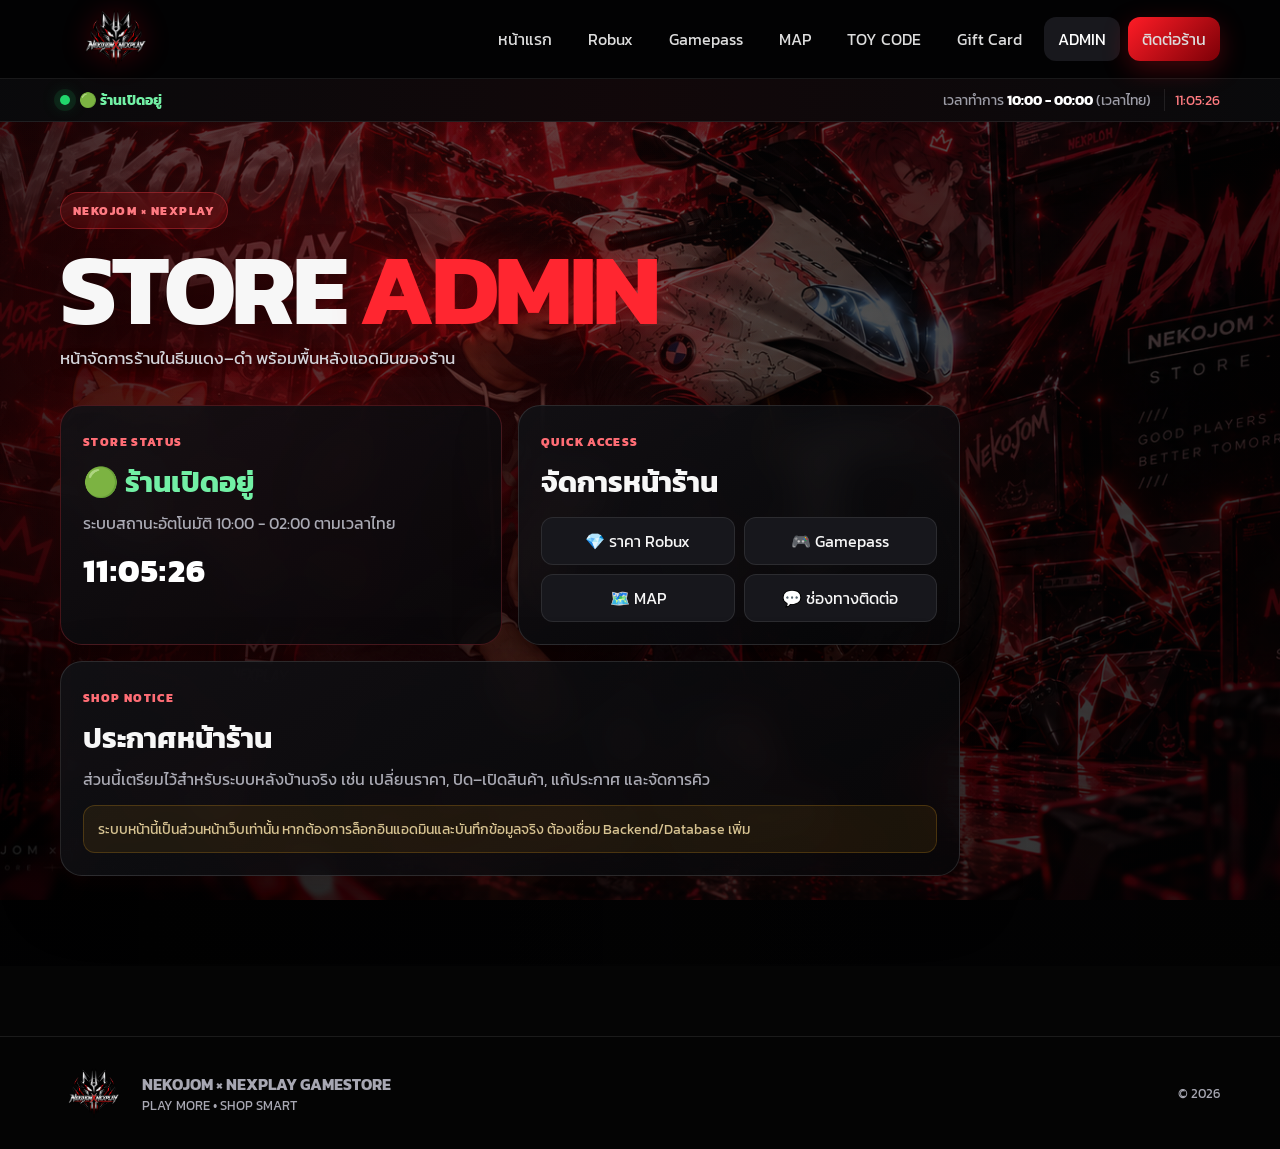
<file: admin.html>
<!doctype html>
<html lang="th">
<head>
<meta charset="utf-8">
<meta name="viewport" content="width=device-width,initial-scale=1">
<title>ADMIN | NEKOJOM x NEXPLAY</title>
<link rel="icon" href="favicon.ico">
<link rel="icon" type="image/png" sizes="32x32" href="assets/favicon-32x32.png">
<link rel="preconnect" href="https://fonts.googleapis.com">
<link rel="preconnect" href="https://fonts.gstatic.com" crossorigin>
<link href="https://fonts.googleapis.com/css2?family=Kanit:wght@300;400;500;600;700;800&display=swap" rel="stylesheet">
<link rel="stylesheet" href="style.css">
</head>
<body class="admin-page">

<header class="nav-wrap">
  <nav class="nav container">
    <a class="brand" href="index.html"><img src="assets/logo.png" alt="NEKOJOM x NEXPLAY"></a>
    <button class="menu-btn">☰</button>
    <div class="nav-links">
      <a href="index.html">หน้าแรก</a>
      <a href="robux.html">Robux</a>
      <a href="gamepass.html">Gamepass</a>
      <a href="maps.html">MAP</a>
      <a href="toycode.html">TOY CODE</a>
      <a href="giftcard.html">Gift Card</a>
      <a class="active" href="admin.html">ADMIN</a>
      <a class="nav-cta" href="contact.html">ติดต่อร้าน</a>
    </div>
  </nav>
</header>

<div class="store-status-bar">
  <div class="container store-status-inner">
    <div class="store-status-left">
      <span class="store-status-dot" id="storeStatusDot"></span>
      <strong id="storeStatusText">กำลังตรวจสอบสถานะร้าน...</strong>
    </div>
    <div class="store-status-time">
      เวลาทำการ <b>10:00 - 00:00</b> (เวลาไทย)
      <span class="store-clock" id="storeClock"></span>
    </div>
  </div>
</div>

<main class="admin-hero">
  <div class="admin-bg-overlay"></div>

  <section class="container admin-shell">
    <div class="admin-intro">
      <span class="admin-tag">NEKOJOM × NEXPLAY</span>
      <h1>STORE <span>ADMIN</span></h1>
      <p>หน้าจัดการร้านในธีมแดง–ดำ พร้อมพื้นหลังแอดมินของร้าน</p>
    </div>

    <div class="admin-dashboard">
      <article class="admin-panel admin-status-card">
        <span class="admin-panel-kicker">STORE STATUS</span>
        <h2 id="adminStatusTitle">กำลังตรวจสอบ...</h2>
        <p>ระบบสถานะอัตโนมัติ 10:00 - 02:00 ตามเวลาไทย</p>
        <div class="admin-time" id="adminThaiTime">--:--:--</div>
      </article>

      <article class="admin-panel">
        <span class="admin-panel-kicker">QUICK ACCESS</span>
        <h2>จัดการหน้าร้าน</h2>
        <div class="admin-actions">
          <a href="robux.html">💎 ราคา Robux</a>
          <a href="gamepass.html">🎮 Gamepass</a>
          <a href="maps.html">🗺️ MAP</a>
          <a href="contact.html">💬 ช่องทางติดต่อ</a>
        </div>
      </article>

      <article class="admin-panel admin-wide">
        <span class="admin-panel-kicker">SHOP NOTICE</span>
        <h2>ประกาศหน้าร้าน</h2>
        <p>ส่วนนี้เตรียมไว้สำหรับระบบหลังบ้านจริง เช่น เปลี่ยนราคา, ปิด–เปิดสินค้า, แก้ประกาศ และจัดการคิว</p>
        <div class="admin-warning">
          ระบบหน้านี้เป็นส่วนหน้าเว็บเท่านั้น หากต้องการล็อกอินแอดมินและบันทึกข้อมูลจริง ต้องเชื่อม Backend/Database เพิ่ม
        </div>
      </article>
    </div>
  </section>
</main>

<footer>
  <div class="container footer-inner">
    <img src="assets/logo.png" alt="">
    <div><b>NEKOJOM × NEXPLAY GAMESTORE</b><p>PLAY MORE • SHOP SMART</p></div>
    <span>© <span class="year"></span></span>
  </div>
</footer>

<script src="script.js"></script>
</body>
</html>
</file>
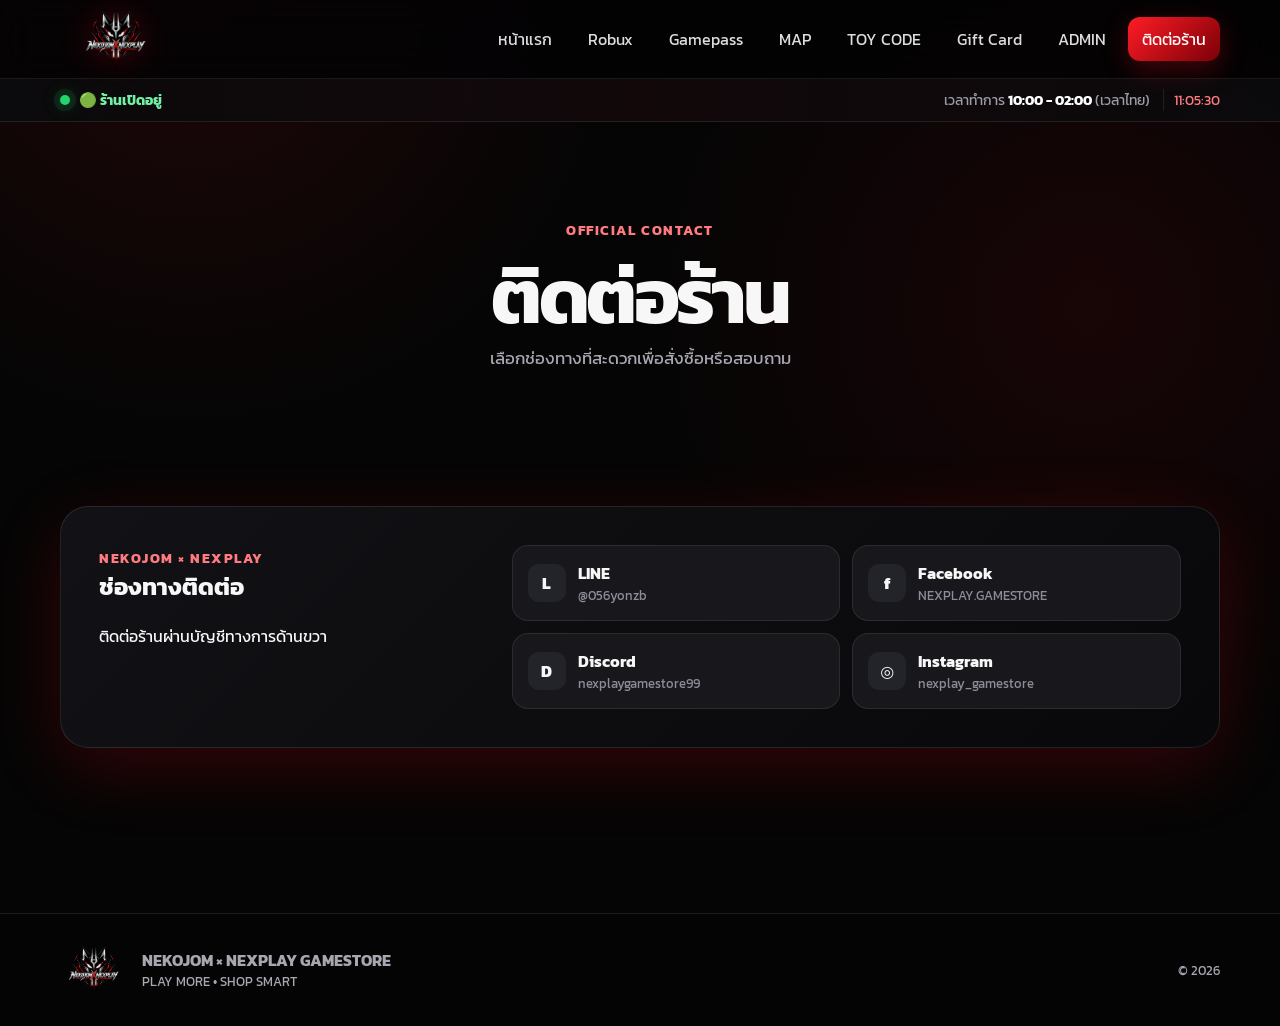
<file: contact.html>
<!doctype html><html lang="th"><head>
<meta charset="utf-8"><meta name="viewport" content="width=device-width,initial-scale=1">
<title>ติดต่อร้าน | NEKOJOM x NEXPLAY</title>
<link rel="icon" href="favicon.ico"><link rel="icon" type="image/png" sizes="32x32" href="assets/favicon-32x32.png">
<link rel="preconnect" href="https://fonts.googleapis.com"><link rel="preconnect" href="https://fonts.gstatic.com" crossorigin>
<link href="https://fonts.googleapis.com/css2?family=Kanit:wght@300;400;500;600;700;800&display=swap" rel="stylesheet">
<link rel="stylesheet" href="style.css"></head><body><header class="nav-wrap"><nav class="nav container">
<a class="brand" href="index.html"><img src="assets/logo.png" alt="NEKOJOM x NEXPLAY"></a>
<button class="menu-btn">☰</button><div class="nav-links"><a class="" href="index.html">หน้าแรก</a><a class="" href="robux.html">Robux</a><a class="" href="gamepass.html">Gamepass</a><a href="maps.html">MAP</a><a class="" href="toycode.html">TOY CODE</a><a class="" href="giftcard.html">Gift Card</a><a href="admin.html">ADMIN</a><a class="active nav-cta" href="contact.html">ติดต่อร้าน</a></div>
</nav></header>

<div class="store-status-bar">
  <div class="container store-status-inner">
    <div class="store-status-left">
      <span class="store-status-dot" id="storeStatusDot"></span>
      <strong id="storeStatusText">กำลังตรวจสอบสถานะร้าน...</strong>
    </div>
    <div class="store-status-time">
      เวลาทำการ <b>10:00 - 02:00</b> (เวลาไทย)
      <span class="store-clock" id="storeClock"></span>
    </div>
  </div>
</div>

<main><section class="page-head"><div class="container"><span class="kicker">OFFICIAL CONTACT</span><h1>ติดต่อร้าน</h1><p>เลือกช่องทางที่สะดวกเพื่อสั่งซื้อหรือสอบถาม</p></div></section>
<section class="section"><div class="container contact-panel"><div><span class="kicker">NEKOJOM × NEXPLAY</span><h2>ช่องทางติดต่อ</h2><p>ติดต่อร้านผ่านบัญชีทางการด้านขวา</p></div><div class="contact-grid">
<a class="contact-btn" href="https://line.me/ti/p/~056yonzb" target="_blank"><span class="icon">L</span><span><b>LINE</b><small>@056yonzb</small></span></a>
<a class="contact-btn" href="https://www.facebook.com/NEXPLAY.GAMESTORE" target="_blank"><span class="icon">f</span><span><b>Facebook</b><small>NEXPLAY.GAMESTORE</small></span></a>
<a class="contact-btn" href="https://discord.gg/nexplaygamestore99" target="_blank"><span class="icon">D</span><span><b>Discord</b><small>nexplaygamestore99</small></span></a>
<a class="contact-btn" href="https://www.instagram.com/nexplay_gamestore" target="_blank"><span class="icon">◎</span><span><b>Instagram</b><small>nexplay_gamestore</small></span></a>
</div></div></section></main><footer><div class="container footer-inner"><img src="assets/logo.png" alt=""><div><b>NEKOJOM × NEXPLAY GAMESTORE</b><p>PLAY MORE • SHOP SMART</p></div><span>© <span class="year"></span></span></div></footer><script src="script.js"></script></body></html>
</file>
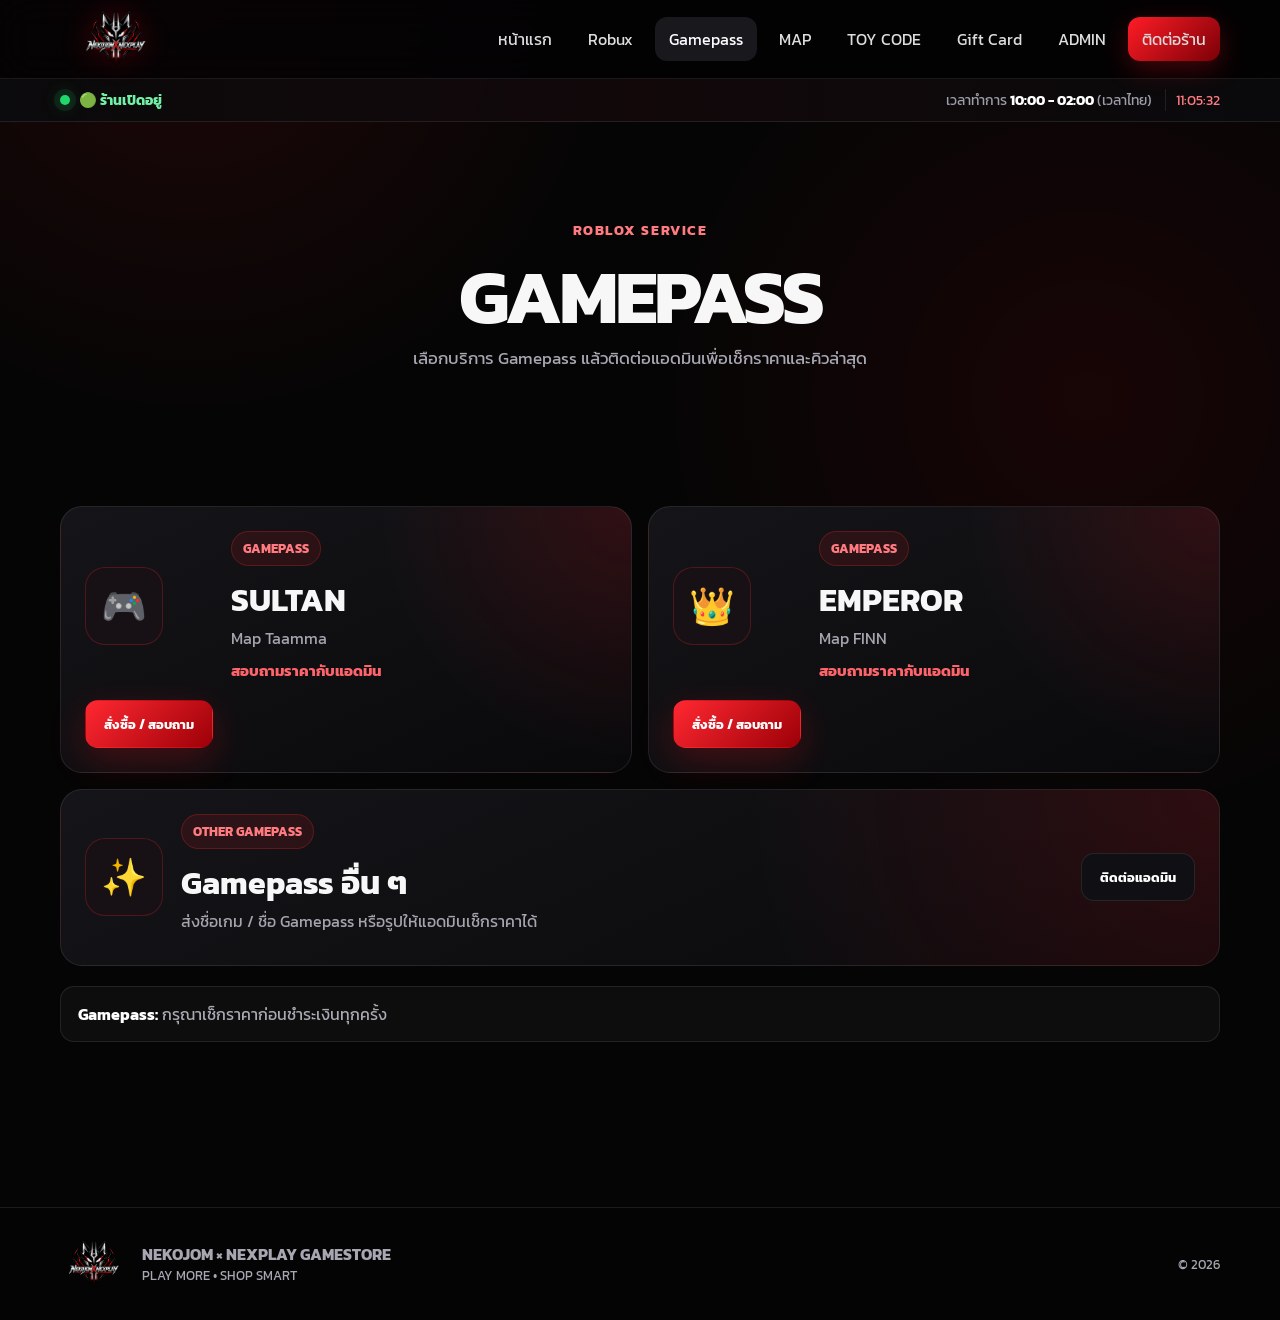
<file: gamepass.html>
<!doctype html><html lang="th"><head>
<meta charset="utf-8"><meta name="viewport" content="width=device-width,initial-scale=1">
<title>Gamepass | NEKOJOM x NEXPLAY</title>
<link rel="icon" href="favicon.ico"><link rel="icon" type="image/png" sizes="32x32" href="assets/favicon-32x32.png">
<link rel="preconnect" href="https://fonts.googleapis.com"><link rel="preconnect" href="https://fonts.gstatic.com" crossorigin>
<link href="https://fonts.googleapis.com/css2?family=Kanit:wght@300;400;500;600;700;800&display=swap" rel="stylesheet">
<link rel="stylesheet" href="style.css"></head><body><header class="nav-wrap"><nav class="nav container">
<a class="brand" href="index.html"><img src="assets/logo.png" alt="NEKOJOM x NEXPLAY"></a>
<button class="menu-btn">☰</button><div class="nav-links"><a class="" href="index.html">หน้าแรก</a><a class="" href="robux.html">Robux</a><a class="active" href="gamepass.html">Gamepass</a><a href="maps.html">MAP</a><a class="" href="toycode.html">TOY CODE</a><a class="" href="giftcard.html">Gift Card</a><a href="admin.html">ADMIN</a><a class="nav-cta" href="contact.html">ติดต่อร้าน</a></div>
</nav></header>

<div class="store-status-bar">
  <div class="container store-status-inner">
    <div class="store-status-left">
      <span class="store-status-dot" id="storeStatusDot"></span>
      <strong id="storeStatusText">กำลังตรวจสอบสถานะร้าน...</strong>
    </div>
    <div class="store-status-time">
      เวลาทำการ <b>10:00 - 02:00</b> (เวลาไทย)
      <span class="store-clock" id="storeClock"></span>
    </div>
  </div>
</div>

<main><section class="page-head"><div class="container"><span class="kicker">ROBLOX SERVICE</span><h1>GAMEPASS</h1><p>เลือกบริการ Gamepass แล้วติดต่อแอดมินเพื่อเช็กราคาและคิวล่าสุด</p></div></section>
<section class="section"><div class="container"><div class="gamepass-grid">
<article class="gamepass-card"><div class="gamepass-icon">🎮</div><div class="gamepass-content"><span class="badge">GAMEPASS</span><h3>SULTAN</h3><p>Map Taamma</p><strong>สอบถามราคากับแอดมิน</strong></div><button class="btn btn-primary" data-gamepass="SULTAN • Map Taamma">สั่งซื้อ / สอบถาม</button></article>
<article class="gamepass-card"><div class="gamepass-icon">👑</div><div class="gamepass-content"><span class="badge">GAMEPASS</span><h3>EMPEROR</h3><p>Map FINN</p><strong>สอบถามราคากับแอดมิน</strong></div><button class="btn btn-primary" data-gamepass="EMPEROR • Map FINN">สั่งซื้อ / สอบถาม</button></article>
<article class="gamepass-card gamepass-card-wide"><div class="gamepass-icon">✨</div><div class="gamepass-content"><span class="badge">OTHER GAMEPASS</span><h3>Gamepass อื่น ๆ</h3><p>ส่งชื่อเกม / ชื่อ Gamepass หรือรูปให้แอดมินเช็กราคาได้</p></div><button class="btn btn-ghost" data-gamepass="Gamepass อื่น ๆ">ติดต่อแอดมิน</button></article>
</div><div class="notice"><strong>Gamepass:</strong> กรุณาเช็กราคาก่อนชำระเงินทุกครั้ง</div></div></section></main>
<div class="order-modal" id="orderModal">
  <div class="order-modal-backdrop" data-close-modal></div>
  <div class="order-modal-card">
    <button class="order-modal-close" data-close-modal>×</button>
    <span class="kicker">เลือกช่องทางสั่งซื้อ</span>
    <h2 id="orderModalTitle">สั่งซื้อสินค้า</h2>
    <div class="selected-pack"><span id="selectedLabel">รายการที่เลือก</span><strong id="selectedPackText"></strong></div>
    <p class="modal-help">เลือกช่องทางที่สะดวกเพื่อทักแอดมิน</p>
    <div class="modal-contact-grid">
      <a class="modal-contact-btn" href="https://line.me/ti/p/~056yonzb" target="_blank"><span class="modal-icon">L</span><span><b>LINE</b><small>@056yonzb</small></span><em>เปิด</em></a>
      <a class="modal-contact-btn" href="https://www.facebook.com/NEXPLAY.GAMESTORE" target="_blank"><span class="modal-icon">f</span><span><b>Facebook</b><small>NEXPLAY.GAMESTORE</small></span><em>เปิด</em></a>
      <a class="modal-contact-btn" href="https://discord.gg/nexplaygamestore99" target="_blank"><span class="modal-icon">D</span><span><b>Discord</b><small>nexplaygamestore99</small></span><em>เปิด</em></a>
      <a class="modal-contact-btn" href="https://www.instagram.com/nexplay_gamestore" target="_blank"><span class="modal-icon">◎</span><span><b>Instagram</b><small>nexplay_gamestore</small></span><em>เปิด</em></a>
    </div>
  </div>
</div>
<footer><div class="container footer-inner"><img src="assets/logo.png" alt=""><div><b>NEKOJOM × NEXPLAY GAMESTORE</b><p>PLAY MORE • SHOP SMART</p></div><span>© <span class="year"></span></span></div></footer><script src="script.js"></script></body></html>
</file>
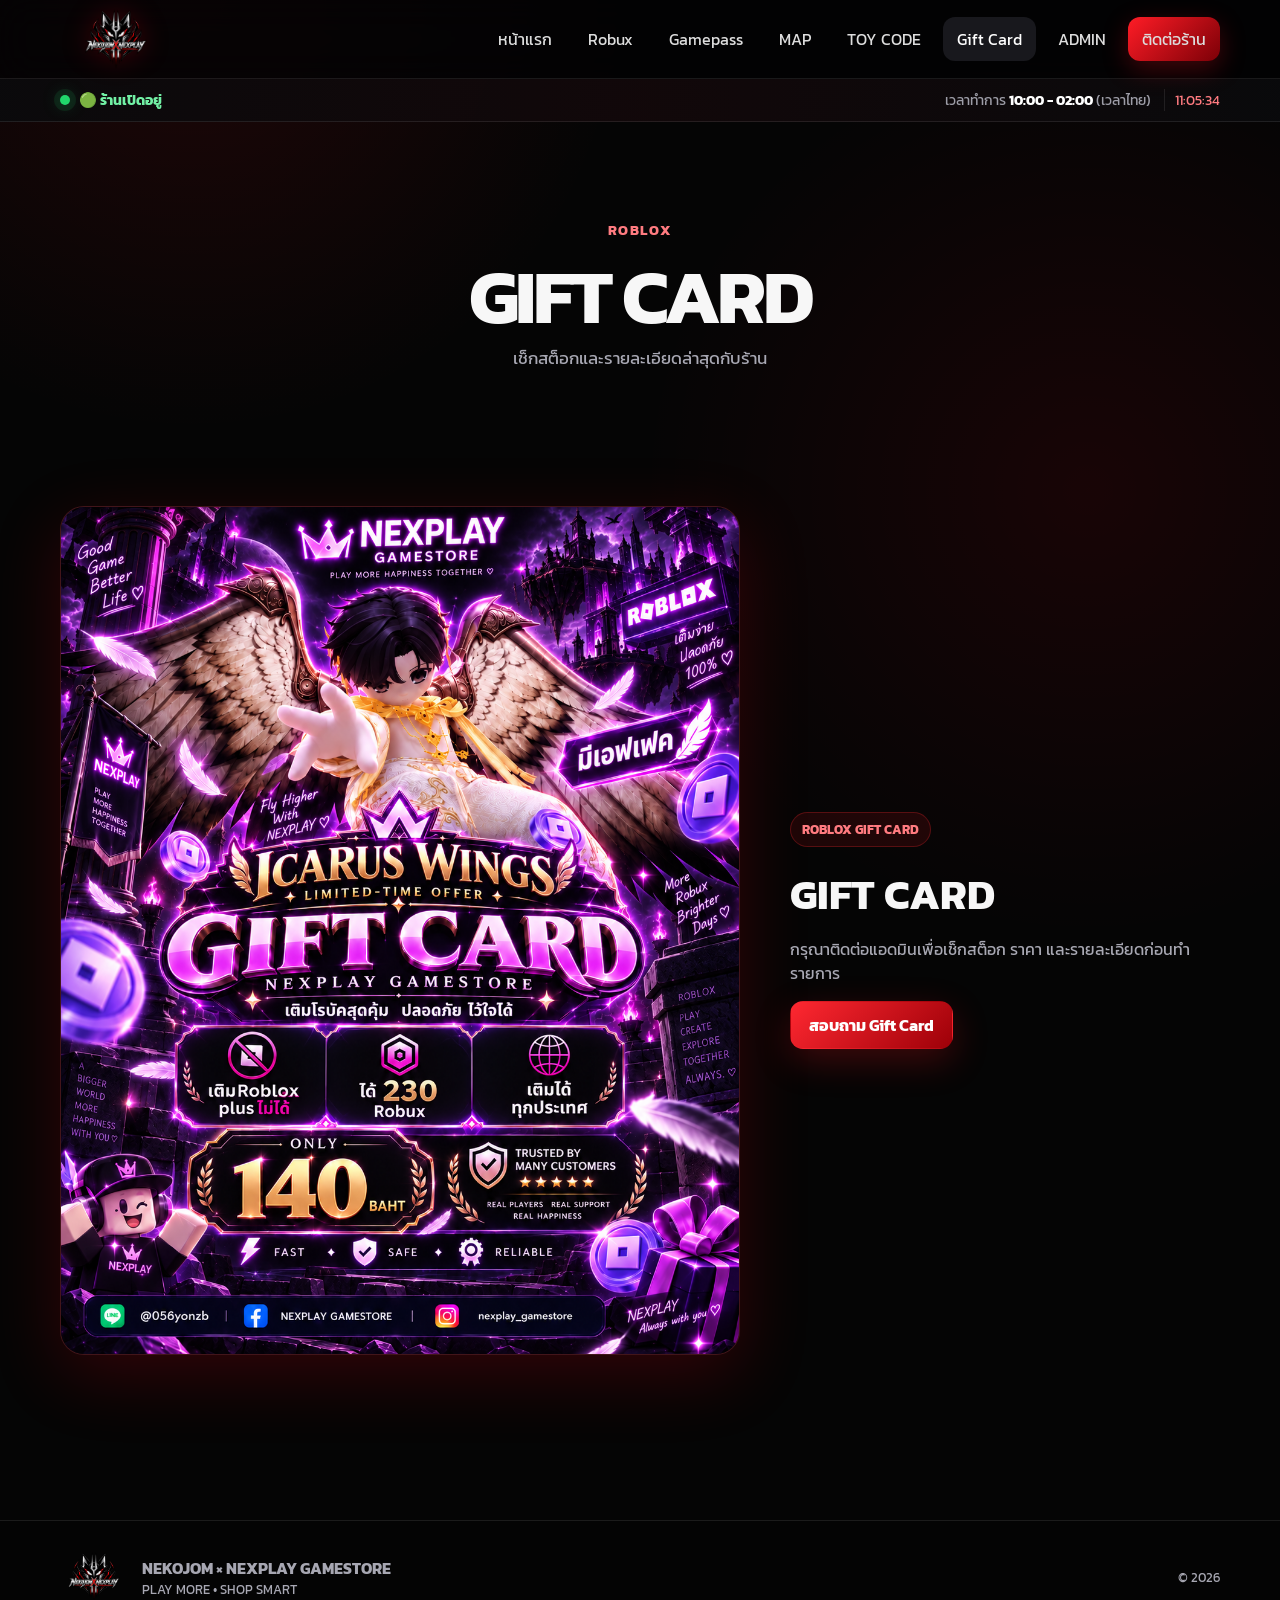
<file: giftcard.html>
<!doctype html><html lang="th"><head>
<meta charset="utf-8"><meta name="viewport" content="width=device-width,initial-scale=1">
<title>Gift Card | NEKOJOM x NEXPLAY</title>
<link rel="icon" href="favicon.ico"><link rel="icon" type="image/png" sizes="32x32" href="assets/favicon-32x32.png">
<link rel="preconnect" href="https://fonts.googleapis.com"><link rel="preconnect" href="https://fonts.gstatic.com" crossorigin>
<link href="https://fonts.googleapis.com/css2?family=Kanit:wght@300;400;500;600;700;800&display=swap" rel="stylesheet">
<link rel="stylesheet" href="style.css"></head><body><header class="nav-wrap"><nav class="nav container">
<a class="brand" href="index.html"><img src="assets/logo.png" alt="NEKOJOM x NEXPLAY"></a>
<button class="menu-btn">☰</button><div class="nav-links"><a class="" href="index.html">หน้าแรก</a><a class="" href="robux.html">Robux</a><a class="" href="gamepass.html">Gamepass</a><a href="maps.html">MAP</a><a class="" href="toycode.html">TOY CODE</a><a class="active" href="giftcard.html">Gift Card</a><a href="admin.html">ADMIN</a><a class="nav-cta" href="contact.html">ติดต่อร้าน</a></div>
</nav></header>

<div class="store-status-bar">
  <div class="container store-status-inner">
    <div class="store-status-left">
      <span class="store-status-dot" id="storeStatusDot"></span>
      <strong id="storeStatusText">กำลังตรวจสอบสถานะร้าน...</strong>
    </div>
    <div class="store-status-time">
      เวลาทำการ <b>10:00 - 02:00</b> (เวลาไทย)
      <span class="store-clock" id="storeClock"></span>
    </div>
  </div>
</div>

<main><section class="page-head"><div class="container"><span class="kicker">ROBLOX</span><h1>GIFT CARD</h1><p>เช็กสต็อกและรายละเอียดล่าสุดกับร้าน</p></div></section>
<section class="section"><div class="container"><div class="showcase-grid"><div class="showcase-image"><img src="assets/gift-card.png" alt="Gift Card"></div><div class="showcase-info"><span class="badge">ROBLOX GIFT CARD</span><h2>GIFT CARD</h2><p>กรุณาติดต่อแอดมินเพื่อเช็กสต็อก ราคา และรายละเอียดก่อนทำรายการ</p><a class="btn btn-primary" href="contact.html">สอบถาม Gift Card</a></div></div></div></section></main><footer><div class="container footer-inner"><img src="assets/logo.png" alt=""><div><b>NEKOJOM × NEXPLAY GAMESTORE</b><p>PLAY MORE • SHOP SMART</p></div><span>© <span class="year"></span></span></div></footer><script src="script.js"></script></body></html>
</file>
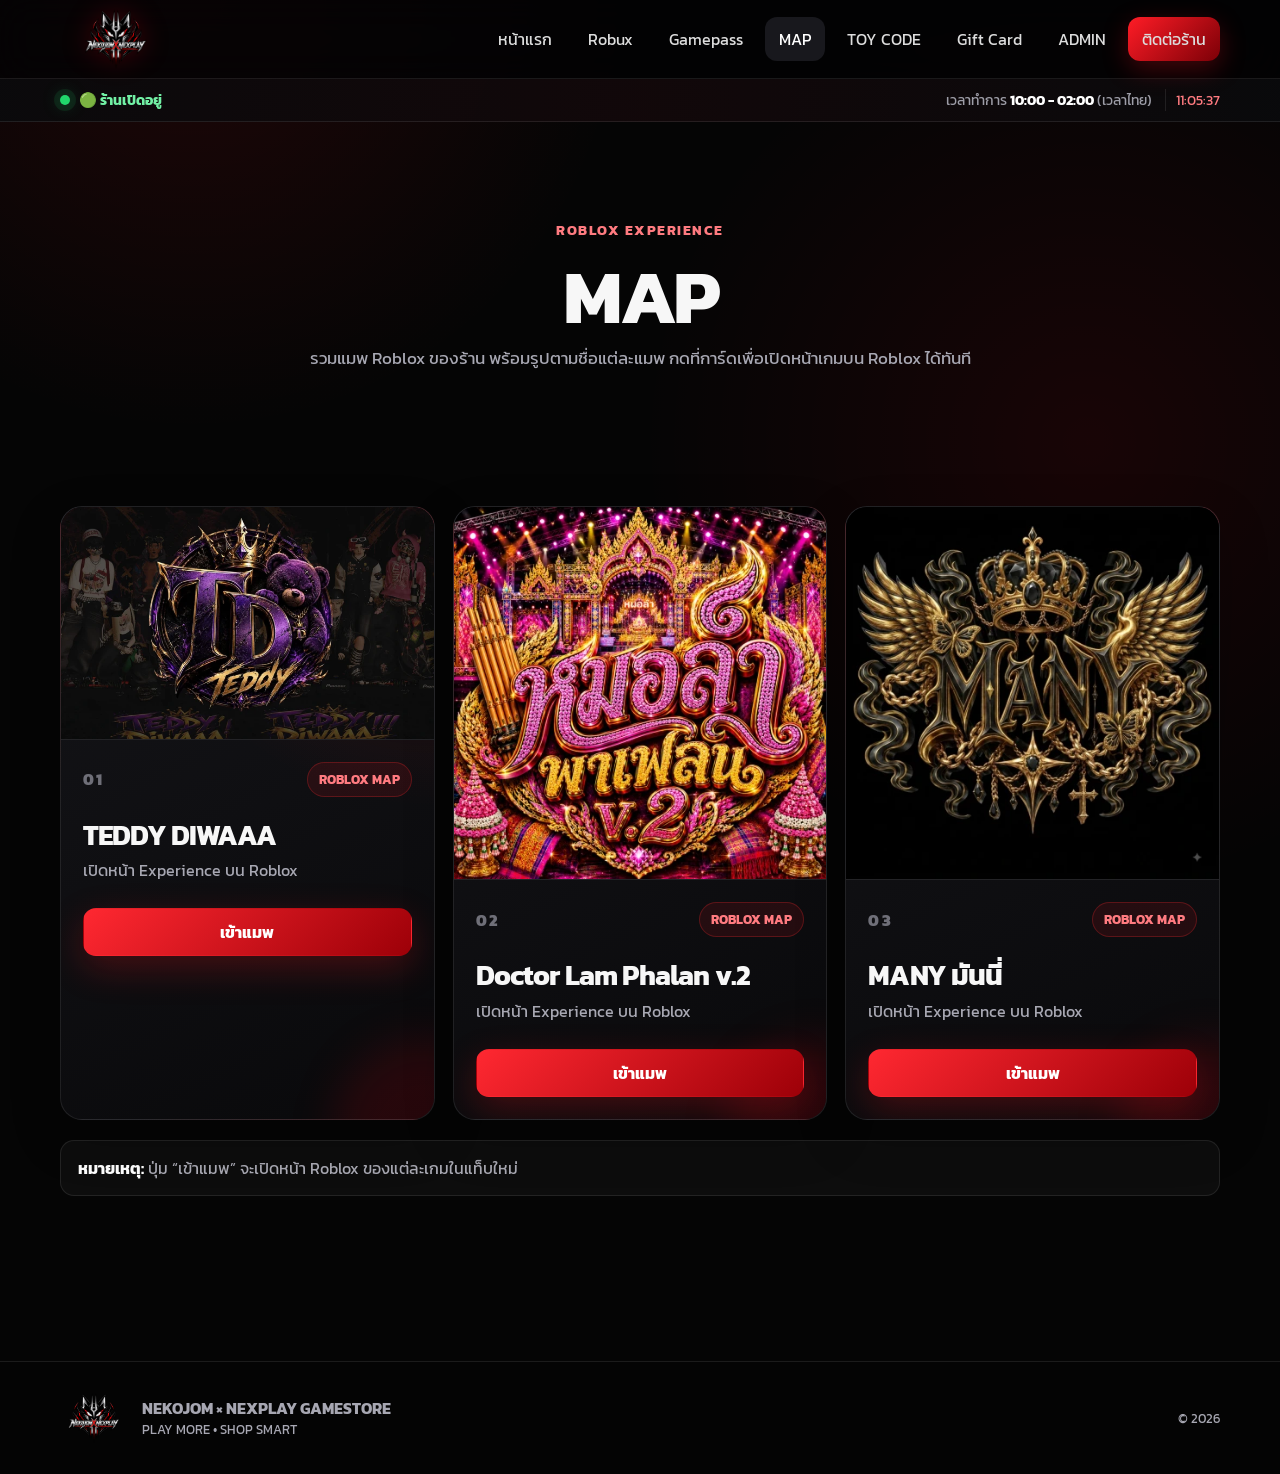
<file: maps.html>
<!doctype html><html lang="th"><head>
<meta charset="utf-8"><meta name="viewport" content="width=device-width,initial-scale=1">
<title>MAP | NEKOJOM x NEXPLAY</title>
<link rel="icon" href="favicon.ico"><link rel="icon" type="image/png" sizes="32x32" href="assets/favicon-32x32.png">
<link rel="preconnect" href="https://fonts.googleapis.com"><link rel="preconnect" href="https://fonts.gstatic.com" crossorigin>
<link href="https://fonts.googleapis.com/css2?family=Kanit:wght@300;400;500;600;700;800&display=swap" rel="stylesheet">
<link rel="stylesheet" href="style.css"></head><body>
<header class="nav-wrap"><nav class="nav container">
<a class="brand" href="index.html"><img src="assets/logo.png" alt="NEKOJOM x NEXPLAY"></a>
<button class="menu-btn">☰</button>
<div class="nav-links">
<a href="index.html">หน้าแรก</a>
<a href="robux.html">Robux</a>
<a href="gamepass.html">Gamepass</a>
<a class="active" href="maps.html">MAP</a>
<a href="toycode.html">TOY CODE</a>
<a href="giftcard.html">Gift Card</a>
<a href="admin.html">ADMIN</a><a class="nav-cta" href="contact.html">ติดต่อร้าน</a>
</div></nav></header>

<div class="store-status-bar">
  <div class="container store-status-inner">
    <div class="store-status-left">
      <span class="store-status-dot" id="storeStatusDot"></span>
      <strong id="storeStatusText">กำลังตรวจสอบสถานะร้าน...</strong>
    </div>
    <div class="store-status-time">
      เวลาทำการ <b>10:00 - 02:00</b> (เวลาไทย)
      <span class="store-clock" id="storeClock"></span>
    </div>
  </div>
</div>


<main>
<section class="page-head">
  <div class="container">
    <span class="kicker">ROBLOX EXPERIENCE</span>
    <h1>MAP</h1>
    <p>รวมแมพ Roblox ของร้าน พร้อมรูปตามชื่อแต่ละแมพ กดที่การ์ดเพื่อเปิดหน้าเกมบน Roblox ได้ทันที</p>
  </div>
</section>

<section class="section">
  <div class="container">
    <div class="map-grid">

      <article class="map-card">
        <div class="map-thumb">
          <img src="assets/map-teddy-diwaaa.png" alt="TEDDY DIWAAA">
        </div>
        <div class="map-card-body">
          <div class="map-card-top">
            <div class="map-number">01</div>
            <span class="badge">ROBLOX MAP</span>
          </div>
          <h2>TEDDY DIWAAA</h2>
          <p>เปิดหน้า Experience บน Roblox</p>
          <a class="btn btn-primary map-open-btn"
             href="https://www.roblox.com/games/139188876356893/TEDDY-DIWAAA?shareLinkSourceType=ExperienceDetails"
             target="_blank" rel="noopener">
             เข้าแมพ
          </a>
        </div>
      </article>

      <article class="map-card">
        <div class="map-thumb">
          <img src="assets/map-doctor-lam-phalan-v2.png" alt="Doctor Lam Phalan v.2">
        </div>
        <div class="map-card-body">
          <div class="map-card-top">
            <div class="map-number">02</div>
            <span class="badge">ROBLOX MAP</span>
          </div>
          <h2>Doctor Lam Phalan v.2</h2>
          <p>เปิดหน้า Experience บน Roblox</p>
          <a class="btn btn-primary map-open-btn"
             href="https://www.roblox.com/games/116667271006078/v-2"
             target="_blank" rel="noopener">
             เข้าแมพ
          </a>
        </div>
      </article>

      <article class="map-card">
        <div class="map-thumb">
          <img src="assets/map-many.png" alt="MANY มันนี่">
        </div>
        <div class="map-card-body">
          <div class="map-card-top">
            <div class="map-number">03</div>
            <span class="badge">ROBLOX MAP</span>
          </div>
          <h2>MANY มันนี่</h2>
          <p>เปิดหน้า Experience บน Roblox</p>
          <a class="btn btn-primary map-open-btn"
             href="https://www.roblox.com/games/127667519693885/MANY"
             target="_blank" rel="noopener">
             เข้าแมพ
          </a>
        </div>
      </article>

    </div>

    <div class="notice">
      <strong>หมายเหตุ:</strong> ปุ่ม “เข้าแมพ” จะเปิดหน้า Roblox ของแต่ละเกมในแท็บใหม่
    </div>
  </div>
</section>
</main>

<footer><div class="container footer-inner">
<img src="assets/logo.png" alt="">
<div><b>NEKOJOM × NEXPLAY GAMESTORE</b><p>PLAY MORE • SHOP SMART</p></div>
<span>© <span class="year"></span></span>
</div></footer>
<script src="script.js"></script>
</body></html>
</file>
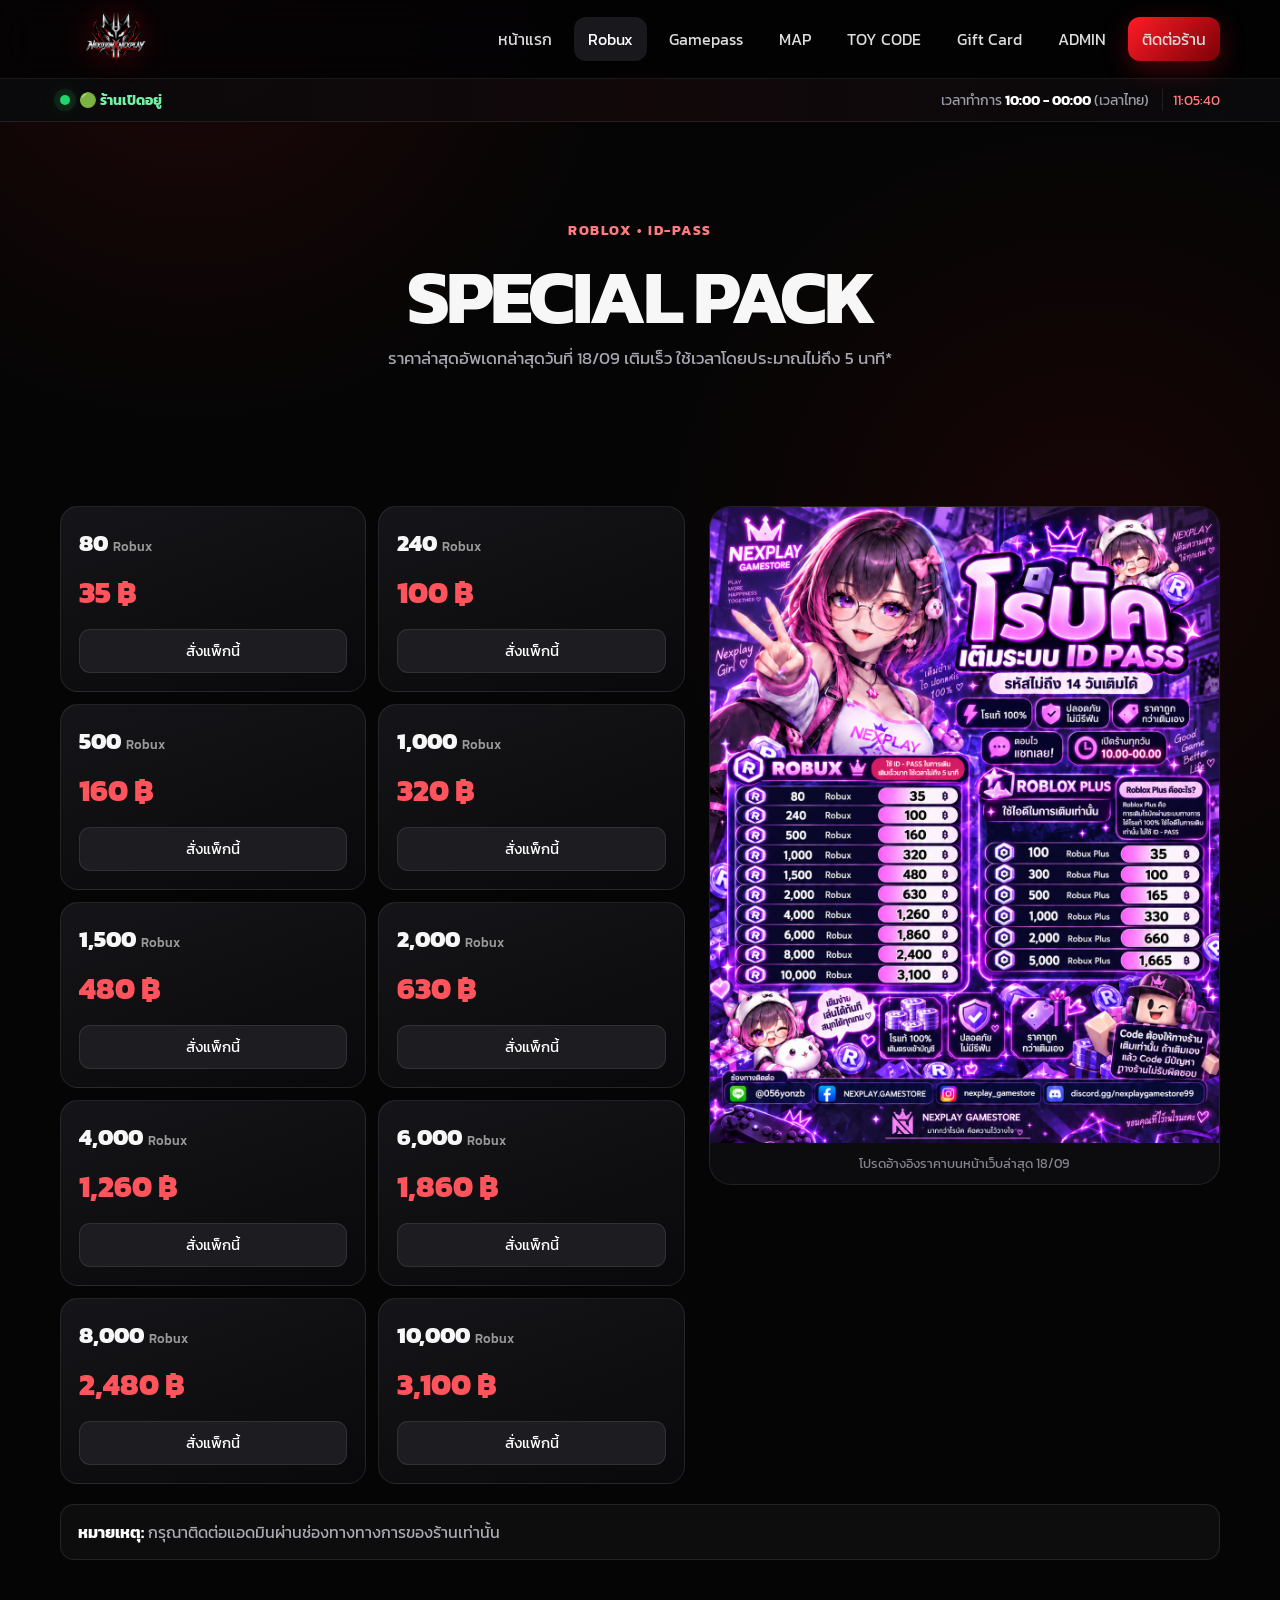
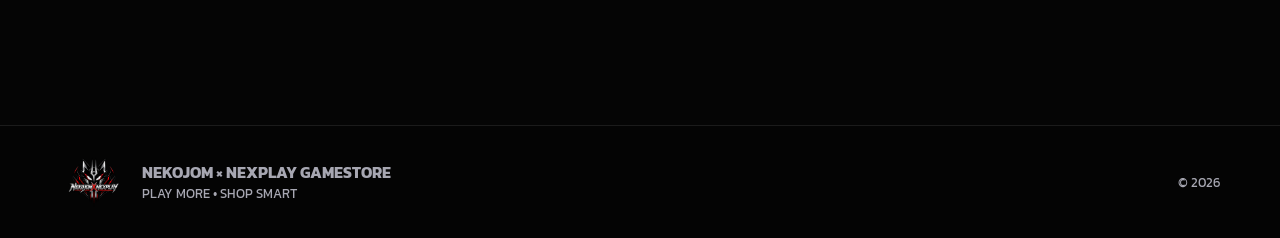
<file: robux.html>
<!doctype html><html lang="th"><head>
<meta charset="utf-8"><meta name="viewport" content="width=device-width,initial-scale=1">
<title>Robux | NEKOJOM x NEXPLAY</title>
<link rel="icon" href="favicon.ico"><link rel="icon" type="image/png" sizes="32x32" href="assets/favicon-32x32.png">
<link rel="preconnect" href="https://fonts.googleapis.com"><link rel="preconnect" href="https://fonts.gstatic.com" crossorigin>
<link href="https://fonts.googleapis.com/css2?family=Kanit:wght@300;400;500;600;700;800&display=swap" rel="stylesheet">
<link rel="stylesheet" href="style.css"></head><body><header class="nav-wrap"><nav class="nav container">
<a class="brand" href="index.html"><img src="assets/logo.png" alt="NEKOJOM x NEXPLAY"></a>
<button class="menu-btn">☰</button><div class="nav-links"><a class="" href="index.html">หน้าแรก</a><a class="active" href="robux.html">Robux</a><a class="" href="gamepass.html">Gamepass</a><a href="maps.html">MAP</a><a class="" href="toycode.html">TOY CODE</a><a class="" href="giftcard.html">Gift Card</a><a href="admin.html">ADMIN</a><a class="nav-cta" href="contact.html">ติดต่อร้าน</a></div>
</nav></header>

<div class="store-status-bar">
  <div class="container store-status-inner">
    <div class="store-status-left">
      <span class="store-status-dot" id="storeStatusDot"></span>
      <strong id="storeStatusText">กำลังตรวจสอบสถานะร้าน...</strong>
    </div>
    <div class="store-status-time">
      เวลาทำการ <b>10:00 - 00:00</b> (เวลาไทย)
      <span class="store-clock" id="storeClock"></span>
    </div>
  </div>
</div>

<main><section class="page-head"><div class="container"><span class="kicker">ROBLOX • ID-PASS</span><h1>SPECIAL PACK</h1><p>ราคาล่าสุดอัพเดทล่าสุดวันที่ 18/09 เติมเร็ว ใช้เวลาโดยประมาณไม่ถึง 5 นาที*</p></div></section>
<section class="section"><div class="container"><div class="price-layout"><div id="priceCards" class="price-cards"></div><aside class="promo-poster"><img src="assets/robux-price.png" alt="ราคา Robux"><div class="poster-note">โปรดอ้างอิงราคาบนหน้าเว็บล่าสุด 18/09</div></aside></div>
<div class="notice"><strong>หมายเหตุ:</strong> กรุณาติดต่อแอดมินผ่านช่องทางทางการของร้านเท่านั้น</div></div></section></main>
<div class="order-modal" id="orderModal">
  <div class="order-modal-backdrop" data-close-modal></div>
  <div class="order-modal-card">
    <button class="order-modal-close" data-close-modal>×</button>
    <span class="kicker">เลือกช่องทางสั่งซื้อ</span>
    <h2 id="orderModalTitle">สั่งซื้อสินค้า</h2>
    <div class="selected-pack"><span id="selectedLabel">รายการที่เลือก</span><strong id="selectedPackText"></strong></div>
    <p class="modal-help">เลือกช่องทางที่สะดวกเพื่อทักแอดมิน</p>
    <div class="modal-contact-grid">
      <a class="modal-contact-btn" href="https://line.me/ti/p/~056yonzb" target="_blank"><span class="modal-icon">L</span><span><b>LINE</b><small>@056yonzb</small></span><em>เปิด</em></a>
      <a class="modal-contact-btn" href="https://www.facebook.com/NEXPLAY.GAMESTORE" target="_blank"><span class="modal-icon">f</span><span><b>Facebook</b><small>NEXPLAY.GAMESTORE</small></span><em>เปิด</em></a>
      <a class="modal-contact-btn" href="https://discord.gg/nexplaygamestore99" target="_blank"><span class="modal-icon">D</span><span><b>Discord</b><small>nexplaygamestore99</small></span><em>เปิด</em></a>
      <a class="modal-contact-btn" href="https://www.instagram.com/nexplay_gamestore" target="_blank"><span class="modal-icon">◎</span><span><b>Instagram</b><small>nexplay_gamestore</small></span><em>เปิด</em></a>
    </div>
  </div>
</div>
<footer><div class="container footer-inner"><img src="assets/logo.png" alt=""><div><b>NEKOJOM × NEXPLAY GAMESTORE</b><p>PLAY MORE • SHOP SMART</p></div><span>© <span class="year"></span></span></div></footer><script src="script.js"></script></body></html>
</file>
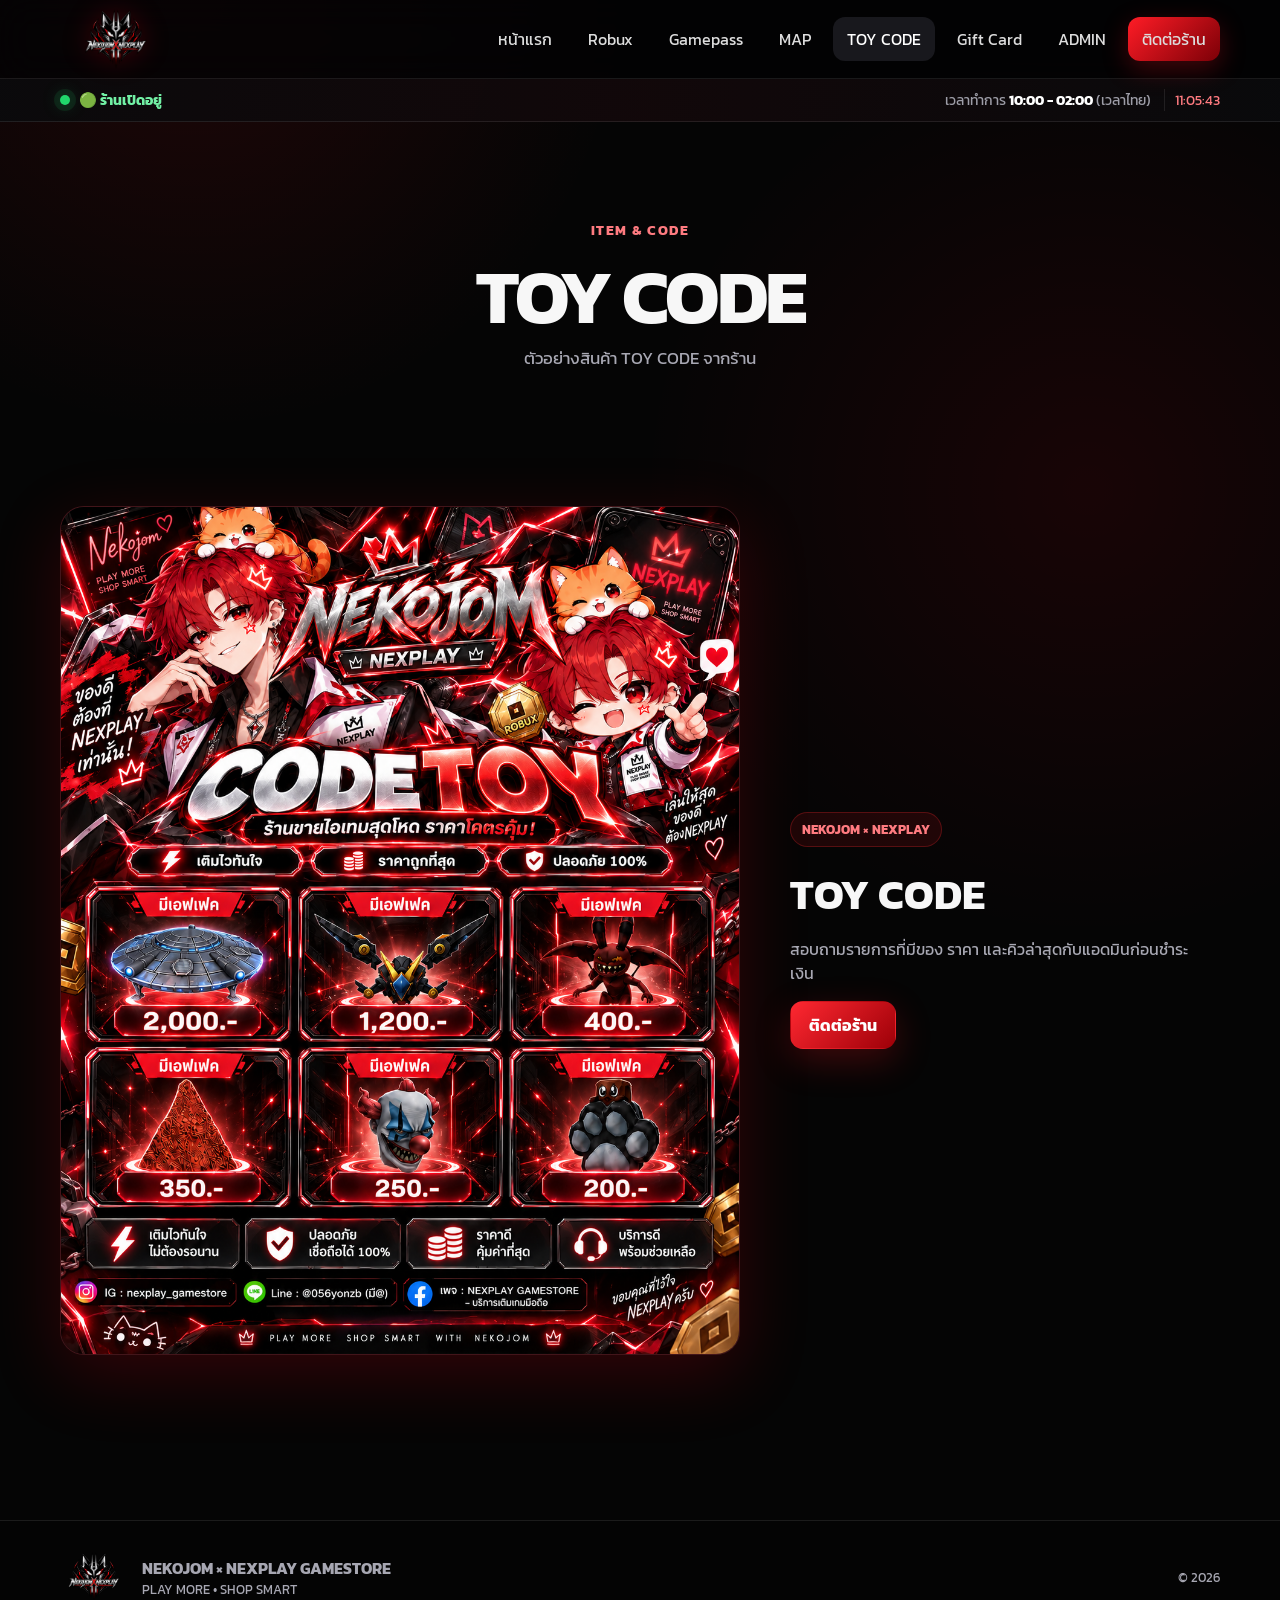
<file: toycode.html>
<!doctype html><html lang="th"><head>
<meta charset="utf-8"><meta name="viewport" content="width=device-width,initial-scale=1">
<title>TOY CODE | NEKOJOM x NEXPLAY</title>
<link rel="icon" href="favicon.ico"><link rel="icon" type="image/png" sizes="32x32" href="assets/favicon-32x32.png">
<link rel="preconnect" href="https://fonts.googleapis.com"><link rel="preconnect" href="https://fonts.gstatic.com" crossorigin>
<link href="https://fonts.googleapis.com/css2?family=Kanit:wght@300;400;500;600;700;800&display=swap" rel="stylesheet">
<link rel="stylesheet" href="style.css"></head><body><header class="nav-wrap"><nav class="nav container">
<a class="brand" href="index.html"><img src="assets/logo.png" alt="NEKOJOM x NEXPLAY"></a>
<button class="menu-btn">☰</button><div class="nav-links"><a class="" href="index.html">หน้าแรก</a><a class="" href="robux.html">Robux</a><a class="" href="gamepass.html">Gamepass</a><a href="maps.html">MAP</a><a class="active" href="toycode.html">TOY CODE</a><a class="" href="giftcard.html">Gift Card</a><a href="admin.html">ADMIN</a><a class="nav-cta" href="contact.html">ติดต่อร้าน</a></div>
</nav></header>

<div class="store-status-bar">
  <div class="container store-status-inner">
    <div class="store-status-left">
      <span class="store-status-dot" id="storeStatusDot"></span>
      <strong id="storeStatusText">กำลังตรวจสอบสถานะร้าน...</strong>
    </div>
    <div class="store-status-time">
      เวลาทำการ <b>10:00 - 02:00</b> (เวลาไทย)
      <span class="store-clock" id="storeClock"></span>
    </div>
  </div>
</div>

<main><section class="page-head"><div class="container"><span class="kicker">ITEM & CODE</span><h1>TOY CODE</h1><p>ตัวอย่างสินค้า TOY CODE จากร้าน</p></div></section>
<section class="section"><div class="container"><div class="showcase-grid"><div class="showcase-image"><img src="assets/toycode.png" alt="TOY CODE"></div><div class="showcase-info"><span class="badge">NEKOJOM × NEXPLAY</span><h2>TOY CODE</h2><p>สอบถามรายการที่มีของ ราคา และคิวล่าสุดกับแอดมินก่อนชำระเงิน</p><a class="btn btn-primary" href="contact.html">ติดต่อร้าน</a></div></div></div></section></main><footer><div class="container footer-inner"><img src="assets/logo.png" alt=""><div><b>NEKOJOM × NEXPLAY GAMESTORE</b><p>PLAY MORE • SHOP SMART</p></div><span>© <span class="year"></span></span></div></footer><script src="script.js"></script></body></html>
</file>
<file: style.css>
:root{
  --bg:#050505;--panel:#0c0c0f;--panel2:#121217;--red:#ff1c26;--red2:#9e0008;
  --text:#f7f7f7;--muted:#a8a8b3;--line:rgba(255,255,255,.09);
  --shadow:0 20px 70px rgba(255,0,20,.18)
}
*{box-sizing:border-box}
html{scroll-behavior:smooth}
body{
  margin:0;color:var(--text);
  background:
    radial-gradient(circle at 15% 0%,rgba(255,20,30,.10),transparent 27rem),
    radial-gradient(circle at 85% 30%,rgba(255,0,20,.08),transparent 28rem),
    var(--bg);
  font-family:"Kanit",system-ui,sans-serif;overflow-x:hidden
}
a{color:inherit;text-decoration:none} img{display:block;max-width:100%}
button{font-family:inherit}
.container{width:min(1160px,calc(100% - 36px));margin-inline:auto}
.nav-wrap{position:sticky;top:0;z-index:50;background:rgba(3,3,4,.82);backdrop-filter:blur(18px);border-bottom:1px solid var(--line)}
.nav{height:78px;display:flex;align-items:center;justify-content:space-between}
.brand img{width:112px;height:62px;object-fit:contain;filter:drop-shadow(0 0 14px rgba(255,0,20,.24))}
.nav-links{display:flex;gap:8px;align-items:center}
.nav-links a{padding:10px 14px;color:#ddd;border-radius:12px;transition:.2s}
.nav-links a:hover,.nav-links a.active{background:#18181d;color:#fff}
.nav-cta{background:linear-gradient(135deg,var(--red),#7c0007)!important;box-shadow:0 8px 26px rgba(255,20,30,.26)}
.menu-btn{display:none;background:#17171b;color:white;border:1px solid var(--line);border-radius:10px;padding:9px 12px;font-size:20px}
.hero{position:relative;min-height:720px;display:grid;align-items:center;overflow:hidden;border-bottom:1px solid var(--line)}
.hero-grid{display:grid;grid-template-columns:1.02fr .98fr;align-items:center;gap:30px;position:relative;z-index:2}
.eyebrow,.kicker{color:#ff7b80;letter-spacing:.11em;font-weight:700;font-size:.86rem}
.eyebrow{display:inline-flex;align-items:center;gap:8px;border:1px solid rgba(255,35,45,.3);background:rgba(255,0,20,.08);padding:9px 13px;border-radius:999px}
.pulse{width:8px;height:8px;background:#ff2731;border-radius:50%;box-shadow:0 0 0 0 rgba(255,39,49,.6);animation:pulse 1.7s infinite}
@keyframes pulse{70%{box-shadow:0 0 0 10px transparent}}
h1,h2,h3,p{margin-top:0}
h1{font-size:clamp(3rem,7vw,6rem);line-height:.92;letter-spacing:-.045em;margin:20px 0}
h1 span{color:var(--red);text-shadow:0 0 28px rgba(255,20,30,.28)}
h1 b{font-size:.40em;letter-spacing:.01em;font-weight:700;color:#e7e7eb}
.lead{font-size:1.17rem;color:#c9c9cf;max-width:620px}
.hero-actions{display:flex;gap:12px;flex-wrap:wrap;margin-top:26px}
.btn{display:inline-flex;align-items:center;justify-content:center;min-height:48px;padding:0 18px;border-radius:13px;font-weight:700;transition:.2s;border:1px solid transparent;color:#fff;cursor:pointer}
.btn:hover{transform:translateY(-2px)}
.btn-primary{background:linear-gradient(135deg,#ff2831,#9d0008);box-shadow:0 12px 36px rgba(255,20,30,.23)}
.btn-ghost{border-color:var(--line);background:#101014}
.mini-features{display:flex;gap:12px;margin-top:30px;flex-wrap:wrap}
.mini-features>div{display:flex;gap:9px;align-items:center;border:1px solid var(--line);background:rgba(255,255,255,.025);padding:10px 12px;border-radius:14px}
.mini-features strong{font-size:1.2rem}.mini-features span{font-size:.86rem;line-height:1.2}.mini-features small{color:#858590}
.hero-art{position:relative;min-height:610px;display:grid;place-items:center}
.mascot{position:relative;z-index:3;width:760px;max-width:none;filter:drop-shadow(0 25px 55px rgba(255,0,20,.25))}
.red-ring{position:absolute;width:520px;height:520px;border-radius:50%;background:radial-gradient(circle,rgba(255,20,30,.20),rgba(255,20,30,.03) 45%,transparent 68%);border:1px solid rgba(255,20,30,.14);box-shadow:0 0 90px rgba(255,0,20,.13)}
.floating-chip{position:absolute;z-index:4;background:rgba(12,12,16,.86);border:1px solid rgba(255,60,70,.30);padding:10px 14px;border-radius:12px;font-weight:700;box-shadow:var(--shadow);backdrop-filter:blur(8px)}
.chip-1{left:3%;top:20%}.chip-2{right:0;bottom:18%}
.section{padding:95px 0}
.page-head{padding:95px 0 40px;text-align:center}
.page-head h1{font-size:clamp(2.8rem,6vw,5rem);margin-bottom:14px}
.page-head p{max-width:720px;margin:0 auto;color:var(--muted);font-size:1.05rem}
.section-head{display:flex;justify-content:space-between;gap:28px;align-items:end;margin-bottom:36px}
.section-head h2{font-size:clamp(2.2rem,4vw,4rem);margin:6px 0 0;letter-spacing:-.04em}
.section-head p{max-width:520px;color:var(--muted);margin-bottom:7px}
.home-cards{display:grid;grid-template-columns:repeat(4,1fr);gap:16px}
.home-card{background:linear-gradient(160deg,#151519,#09090b);border:1px solid var(--line);border-radius:20px;padding:22px;transition:.2s;min-height:220px}
.home-card:hover{transform:translateY(-4px);border-color:rgba(255,50,60,.4)}
.home-card .ico{font-size:2rem}.home-card h3{font-size:1.5rem;margin:15px 0 8px}.home-card p{color:var(--muted)}
.price-layout{display:grid;grid-template-columns:1.1fr .9fr;gap:24px;align-items:start}
.price-cards{display:grid;grid-template-columns:repeat(2,1fr);gap:12px}
.price-card{position:relative;overflow:hidden;background:linear-gradient(160deg,#151519,#09090b);border:1px solid var(--line);border-radius:18px;padding:18px;transition:.22s}
.price-card:hover{border-color:rgba(255,50,60,.43);transform:translateY(-4px);box-shadow:0 16px 35px rgba(255,0,20,.11)}
.price-card .amount{font-size:1.45rem;font-weight:800}.price-card .amount small{font-size:.82rem;color:#999;font-weight:500}
.price-card .price{font-size:1.9rem;font-weight:800;color:#ff545c;margin:10px 0 14px}
.pack-order-btn{display:block;width:100%;text-align:center;color:#fff;background:#1c1c21;border:1px solid var(--line);padding:10px;border-radius:11px;font-size:.92rem;cursor:pointer}
.pack-order-btn:hover{background:#27272d}
.promo-poster{background:#0c0c0f;border:1px solid var(--line);border-radius:22px;overflow:hidden;position:sticky;top:100px}
.promo-poster img{width:100%;aspect-ratio:4/5;object-fit:cover}
.poster-note{padding:11px 14px;text-align:center;color:#84848f;font-size:.82rem}
.notice{margin-top:20px;padding:15px 17px;border-radius:14px;background:rgba(255,255,255,.035);border:1px solid var(--line);color:#aaaab4}
.notice strong{color:#fff}
.gamepass-grid{display:grid;grid-template-columns:repeat(2,1fr);gap:16px}
.gamepass-card{display:grid;grid-template-columns:auto 1fr;gap:18px;align-items:center;padding:24px;border-radius:22px;background:radial-gradient(circle at 100% 0%,rgba(255,20,30,.14),transparent 40%),linear-gradient(155deg,#151519,#09090b);border:1px solid var(--line)}
.gamepass-card-wide{grid-column:1/-1;grid-template-columns:auto 1fr auto}
.gamepass-icon{width:78px;height:78px;display:grid;place-items:center;border-radius:20px;font-size:2.3rem;background:#171014;border:1px solid rgba(255,45,55,.24)}
.gamepass-content h3{margin:10px 0 0;font-size:2rem}.gamepass-content p{color:#a5a5af;margin:2px 0 8px}.gamepass-content strong{color:#ff646b;font-size:.92rem}
.badge{display:inline-block;background:rgba(255,20,30,.10);border:1px solid rgba(255,40,50,.25);border-radius:999px;padding:7px 11px;color:#ff7b80;font-size:.8rem;font-weight:700}
.showcase-grid{display:grid;grid-template-columns:1.2fr .8fr;gap:26px;align-items:center}
.showcase-image{border:1px solid rgba(255,50,60,.22);background:#0d0d10;border-radius:24px;overflow:hidden;box-shadow:var(--shadow)}
.showcase-image img{width:100%;height:auto}
.showcase-info{padding:24px}.showcase-info h2{font-size:2.6rem;margin:16px 0 12px}.showcase-info p{color:var(--muted)}
.contact-panel{display:grid;grid-template-columns:.72fr 1.28fr;gap:36px;background:linear-gradient(135deg,#121216,#08080a);border:1px solid rgba(255,255,255,.10);border-radius:28px;padding:38px;box-shadow:var(--shadow)}
.contact-grid{display:grid;grid-template-columns:repeat(2,1fr);gap:12px}
.contact-btn{display:flex;align-items:center;gap:12px;background:#17171c;border:1px solid var(--line);border-radius:16px;padding:15px;transition:.2s}
.contact-btn:hover{transform:translateY(-2px);border-color:rgba(255,255,255,.22)}
.contact-btn .icon{width:38px;height:38px;border-radius:11px;display:grid;place-items:center;background:#23232a;font-weight:800}
.contact-btn span:last-child{display:flex;flex-direction:column}.contact-btn small{color:#8d8d99}
footer{border-top:1px solid var(--line);margin-top:70px;padding:30px 0;background:#040404}
.footer-inner{display:flex;align-items:center;gap:14px;color:#a7a7b2}
.footer-inner img{width:68px;height:52px;object-fit:contain}.footer-inner p{margin:0;font-size:.8rem}.footer-inner>span{margin-left:auto;font-size:.84rem}
.order-modal{position:fixed;inset:0;z-index:120;display:grid;place-items:center;padding:18px;opacity:0;visibility:hidden;transition:.22s ease}
.order-modal.open{opacity:1;visibility:visible}.order-modal-backdrop{position:absolute;inset:0;background:rgba(0,0,0,.78);backdrop-filter:blur(10px)}
.order-modal-card{position:relative;z-index:2;width:min(620px,100%);border-radius:24px;padding:30px;background:radial-gradient(circle at 100% 0%,rgba(255,25,35,.15),transparent 35%),linear-gradient(155deg,#151519,#08080a);border:1px solid rgba(255,65,75,.30);box-shadow:0 30px 100px rgba(0,0,0,.55),0 0 60px rgba(255,0,20,.13)}
.order-modal-close{position:absolute;right:18px;top:18px;width:40px;height:40px;border:1px solid var(--line);border-radius:12px;background:#1a1a20;color:white;cursor:pointer;font-size:26px}
.selected-pack{display:flex;justify-content:space-between;gap:14px;border:1px solid rgba(255,55,65,.24);background:rgba(255,15,30,.07);border-radius:15px;padding:13px 15px}.selected-pack strong{color:#ff646b}
.modal-help{color:#9d9da8;margin:14px 0 18px}.modal-contact-grid{display:grid;grid-template-columns:repeat(2,1fr);gap:11px}
.modal-contact-btn{display:grid;grid-template-columns:42px 1fr auto;align-items:center;gap:11px;padding:14px;border-radius:15px;background:#151519;border:1px solid var(--line)}
.modal-contact-btn:hover{background:#1c1c21}.modal-icon{width:42px;height:42px;display:grid;place-items:center;border-radius:12px;background:#24242a;font-weight:800}
.modal-contact-btn>span:nth-child(2){display:flex;flex-direction:column;min-width:0}.modal-contact-btn small{color:#8e8e9a;white-space:nowrap;overflow:hidden;text-overflow:ellipsis}.modal-contact-btn em{font-style:normal;color:#ff686f;font-size:.82rem;font-weight:700}
body.modal-open{overflow:hidden}
@media(max-width:930px){
 .hero{min-height:auto;padding:80px 0 30px}.hero-grid,.price-layout,.showcase-grid,.contact-panel{grid-template-columns:1fr}
 .hero-copy{text-align:center}.lead{margin-inline:auto}.hero-actions,.mini-features{justify-content:center}.hero-art{min-height:470px}.mascot{width:min(760px,120vw)}
 .promo-poster{position:relative;top:auto;max-width:640px;margin-inline:auto}.home-cards{grid-template-columns:repeat(2,1fr)}
}
@media(max-width:760px){
 .gamepass-grid{grid-template-columns:1fr}.gamepass-card-wide{grid-column:auto;grid-template-columns:auto 1fr}
}
@media(max-width:680px){
 .nav{height:68px}.brand img{width:90px;height:52px}.menu-btn{display:block}
 .nav-links{display:none;position:absolute;left:18px;right:18px;top:76px;flex-direction:column;align-items:stretch;background:#0b0b0e;border:1px solid var(--line);border-radius:16px;padding:10px}
 .nav-links.open{display:flex}.nav-links a{text-align:center}.price-cards,.contact-grid,.modal-contact-grid,.home-cards{grid-template-columns:1fr}
 .section{padding:72px 0}.page-head{padding:72px 0 30px}.contact-panel{padding:24px}
 .footer-inner{align-items:flex-start;flex-wrap:wrap}.footer-inner>span{width:100%;margin:0}
}


/* MAP PAGE */
.map-grid{
  display:grid;
  grid-template-columns:repeat(3,1fr);
  gap:18px;
}
.map-card{
  position:relative;
  overflow:hidden;
  min-height:360px;
  padding:24px;
  border-radius:22px;
  background:
    radial-gradient(circle at 100% 0%,rgba(255,20,30,.16),transparent 42%),
    linear-gradient(155deg,#151519,#09090b);
  border:1px solid var(--line);
  box-shadow:0 18px 50px rgba(0,0,0,.22);
  transition:.22s ease;
  display:flex;
  flex-direction:column;
}
.map-card:after{
  content:"";
  position:absolute;
  width:180px;
  height:180px;
  right:-80px;
  bottom:-100px;
  border-radius:50%;
  background:rgba(255,0,20,.12);
  filter:blur(22px);
}
.map-card:hover{
  transform:translateY(-5px);
  border-color:rgba(255,55,65,.38);
  box-shadow:0 22px 60px rgba(255,0,20,.10);
}
.map-card-top{
  display:flex;
  align-items:center;
  justify-content:space-between;
  margin-bottom:24px;
}
.map-number{
  color:#6f6f78;
  font-weight:800;
  letter-spacing:.15em;
}
.map-icon{
  width:72px;
  height:72px;
  display:grid;
  place-items:center;
  border-radius:19px;
  background:linear-gradient(145deg,#231114,#0d0d10);
  border:1px solid rgba(255,45,55,.24);
  font-size:2rem;
}
.map-card h2{
  margin:14px 0 8px;
  font-size:2rem;
  line-height:1.05;
  letter-spacing:-.03em;
}
.map-card p{
  color:var(--muted);
  margin-bottom:26px;
}
.map-open-btn{
  margin-top:auto;
  position:relative;
  z-index:2;
  width:100%;
}
@media(max-width:930px){
  .map-grid{grid-template-columns:1fr 1fr}
}
@media(max-width:620px){
  .map-grid{grid-template-columns:1fr}
  .map-card{min-height:300px}
}


.map-card{
  padding:0;
  overflow:hidden;
}
.map-thumb{
  width:100%;
  aspect-ratio: 16 / 10;
  background:#0d0d10;
  border-bottom:1px solid var(--line);
}
.map-thumb img{
  width:100%;
  height:100%;
  object-fit:cover;
  display:block;
}
.map-card-body{
  padding:22px;
  display:flex;
  flex-direction:column;
  min-height:220px;
}
.map-card-top{
  margin-bottom:10px;
}
.map-card h2{
  font-size:1.75rem;
}


/* STORE STATUS */
.store-status-bar{
  position:relative;
  z-index:40;
  border-bottom:1px solid var(--line);
  background:linear-gradient(90deg,rgba(10,10,12,.96),rgba(18,8,10,.96),rgba(10,10,12,.96));
}
.store-status-inner{
  min-height:42px;
  display:flex;
  align-items:center;
  justify-content:space-between;
  gap:16px;
  font-size:.9rem;
}
.store-status-left{
  display:flex;
  align-items:center;
  gap:9px;
}
.store-status-dot{
  width:10px;
  height:10px;
  border-radius:50%;
  background:#777;
  box-shadow:0 0 0 0 rgba(255,255,255,.2);
}
.store-status-dot.open{
  background:#21d66b;
  box-shadow:0 0 0 6px rgba(33,214,107,.10),0 0 18px rgba(33,214,107,.45);
}
.store-status-dot.closed{
  background:#ff3340;
  box-shadow:0 0 0 6px rgba(255,51,64,.10),0 0 18px rgba(255,51,64,.35);
}
#storeStatusText.open{color:#72f0a5}
#storeStatusText.closed{color:#ff7a82}
.store-status-time{
  color:#9d9da7;
}
.store-status-time b{color:#fff}
.store-clock{
  display:inline-block;
  margin-left:10px;
  padding-left:10px;
  border-left:1px solid var(--line);
  color:#ff7b80;
  font-variant-numeric:tabular-nums;
}
@media(max-width:680px){
  .store-status-inner{
    padding:8px 0;
    flex-direction:column;
    justify-content:center;
    gap:2px;
    text-align:center;
    font-size:.82rem;
  }
  .store-status-time{font-size:.76rem}
  .store-clock{margin-left:6px;padding-left:6px}
}


/* HOMEPAGE MUSIC PLAYER */
.music-player-widget{
  position:fixed;
  left:18px;
  bottom:18px;
  z-index:100;
  width:min(390px,calc(100vw - 36px));
}
.music-player-toggle{
  display:none;
  width:56px;
  height:56px;
  border:1px solid rgba(255,65,75,.35);
  border-radius:50%;
  color:#fff;
  background:linear-gradient(145deg,#ff2831,#8d0008);
  box-shadow:0 15px 40px rgba(255,0,20,.28);
  font-size:1.6rem;
  cursor:pointer;
}
.music-player-panel{
  overflow:hidden;
  border:1px solid rgba(255,65,75,.28);
  border-radius:20px;
  background:
    radial-gradient(circle at 100% 0%,rgba(255,25,35,.16),transparent 40%),
    rgba(10,10,13,.97);
  backdrop-filter:blur(18px);
  box-shadow:0 24px 70px rgba(0,0,0,.52),0 0 35px rgba(255,0,20,.10);
}
.music-player-head{
  display:flex;
  align-items:center;
  justify-content:space-between;
  gap:12px;
  padding:13px 14px;
  border-bottom:1px solid var(--line);
}
.music-player-head>div{display:flex;flex-direction:column}
.music-player-head span{
  color:#ff6c73;
  font-size:.66rem;
  font-weight:800;
  letter-spacing:.10em;
}
.music-player-head strong{margin-top:2px;font-size:1rem}
.music-player-head button{
  width:32px;height:32px;border:1px solid var(--line);border-radius:10px;
  color:#fff;background:#1a1a20;cursor:pointer
}
.music-now{
  display:grid;
  grid-template-columns:104px 1fr;
  gap:13px;
  align-items:center;
  padding:13px;
}
.music-now img{
  width:104px;
  height:104px;
  object-fit:cover;
  border-radius:15px;
  background:#080808;
  box-shadow:0 10px 25px rgba(0,0,0,.35);
}
.music-now-info{min-width:0;display:flex;flex-direction:column}
.music-now-info span{
  color:#ff6c73;
  font-size:.70rem;
  font-weight:800;
  margin-bottom:5px;
}
.music-now-info strong{
  font-size:.96rem;
  line-height:1.25;
  display:-webkit-box;
  -webkit-box-orient:vertical;
  -webkit-line-clamp:3;
  overflow:hidden;
}
.music-now-info small{
  margin-top:8px;
  color:#8d8d98;
}
.music-progress-wrap{padding:0 14px 5px}
#musicProgress{
  width:100%;
  accent-color:#ff2831;
  cursor:pointer;
}
.music-time-row{
  display:flex;
  justify-content:space-between;
  margin-top:1px;
  color:#858590;
  font-size:.72rem;
  font-variant-numeric:tabular-nums;
}
.music-player-controls{
  display:grid;
  grid-template-columns:42px 50px 42px 42px 1fr;
  align-items:center;
  gap:7px;
  padding:7px 14px 12px;
}
.music-player-controls button{
  height:40px;
  border:1px solid var(--line);
  border-radius:11px;
  color:#fff;
  background:#19191e;
  cursor:pointer;
  font-size:1rem;
}
.music-player-controls button:hover{background:#27272d}
.music-player-controls .music-main-play{
  height:48px;
  background:linear-gradient(145deg,#ff2831,#930008);
  border-color:rgba(255,70,80,.40);
}
#musicVolume{width:100%;accent-color:#ff2831;cursor:pointer}
.music-mini-list{
  display:grid;
  grid-template-columns:repeat(6,1fr);
  gap:6px;
  padding:0 14px 11px;
}
.music-mini-list button{
  height:31px;
  border:1px solid var(--line);
  border-radius:9px;
  background:#151519;
  color:#aaa;
  cursor:pointer;
  font-size:.72rem;
  font-weight:800;
}
.music-mini-list button.active{
  color:#fff;
  border-color:rgba(255,65,75,.42);
  background:rgba(255,30,40,.12);
}
.music-mini-list button.unavailable{
  opacity:.38;
  text-decoration:line-through;
}
.music-player-footer{
  display:flex;
  justify-content:space-between;
  gap:10px;
  padding:0 14px 13px;
  color:#777782;
  font-size:.70rem;
}
.music-player-footer span{
  min-width:0;
  overflow:hidden;
  text-overflow:ellipsis;
  white-space:nowrap;
}
.music-player-footer a{
  flex:0 0 auto;
  color:#ff737a;
}
.yt-audio-player{
  position:absolute;
  width:1px;
  height:1px;
  overflow:hidden;
  opacity:.001;
  pointer-events:none;
  left:-9999px;
}
.music-player-widget.collapsed{width:56px}
.music-player-widget.collapsed .music-player-panel{display:none}
.music-player-widget.collapsed .music-player-toggle{display:grid;place-items:center}
@media(max-width:680px){
  .music-player-widget{left:12px;bottom:12px;width:min(360px,calc(100vw - 24px))}
  .music-now{grid-template-columns:88px 1fr}
  .music-now img{width:88px;height:88px}
  .music-player-controls{grid-template-columns:38px 46px 38px 38px 1fr;padding-inline:10px;gap:5px}
  .music-mini-list{padding-inline:10px}
}


#musicArtist{
  color:#ff858b;
  font-weight:600;
  margin-top:5px;
}
#musicState{
  margin-top:4px;
}
.music-mini-list{
  grid-template-columns:repeat(auto-fit,minmax(34px,1fr));
}


.music-open-external{
  flex:0 0 auto;
  color:#fff;
  background:linear-gradient(135deg,#ff2831,#930008);
  padding:5px 8px;
  border-radius:8px;
  font-size:.68rem;
  font-weight:700;
}


/* ================= ADMIN PAGE ================= */
.admin-page{
  min-height:100vh;
  background:#050505;
}
.admin-hero{
  position:relative;
  min-height:calc(100vh - 120px);
  background:
    linear-gradient(rgba(3,3,4,.58),rgba(3,3,4,.72)),
    url("assets/admin-background.png") center center / cover no-repeat fixed;
  overflow:hidden;
}
.admin-bg-overlay{
  position:absolute;
  inset:0;
  background:
    radial-gradient(circle at 20% 25%,rgba(255,20,30,.20),transparent 32rem),
    linear-gradient(90deg,rgba(0,0,0,.60),rgba(0,0,0,.12) 52%,rgba(0,0,0,.45));
  pointer-events:none;
}
.admin-shell{
  position:relative;
  z-index:2;
  padding-top:70px;
  padding-bottom:90px;
}
.admin-intro{
  max-width:720px;
  margin-bottom:34px;
}
.admin-tag{
  display:inline-flex;
  padding:8px 12px;
  border-radius:999px;
  background:rgba(255,20,30,.12);
  border:1px solid rgba(255,70,80,.32);
  color:#ff7a82;
  font-size:.78rem;
  font-weight:800;
  letter-spacing:.12em;
  backdrop-filter:blur(12px);
}
.admin-intro h1{
  margin:14px 0 12px;
  font-size:clamp(3.6rem,8vw,7rem);
  line-height:.88;
  text-shadow:0 18px 45px rgba(0,0,0,.58);
}
.admin-intro h1 span{
  color:#ff2630;
  text-shadow:0 0 32px rgba(255,0,20,.35);
}
.admin-intro p{
  color:#d4d4da;
  font-size:1.08rem;
  text-shadow:0 3px 10px rgba(0,0,0,.55);
}
.admin-dashboard{
  display:grid;
  grid-template-columns:repeat(2,minmax(0,1fr));
  gap:16px;
  max-width:900px;
}
.admin-panel{
  border:1px solid rgba(255,255,255,.12);
  border-radius:22px;
  padding:22px;
  background:linear-gradient(145deg,rgba(17,17,21,.90),rgba(7,7,9,.82));
  backdrop-filter:blur(16px);
  box-shadow:0 22px 60px rgba(0,0,0,.34),0 0 30px rgba(255,0,20,.06);
}
.admin-panel h2{
  margin:8px 0 8px;
  font-size:1.8rem;
}
.admin-panel p{
  color:#aaaab4;
  margin-bottom:12px;
}
.admin-panel-kicker{
  color:#ff6d75;
  font-size:.72rem;
  font-weight:800;
  letter-spacing:.12em;
}
.admin-status-card{
  border-color:rgba(255,65,75,.24);
}
.admin-time{
  font-size:2rem;
  font-weight:800;
  color:#fff;
  font-variant-numeric:tabular-nums;
  letter-spacing:.04em;
}
.admin-actions{
  display:grid;
  grid-template-columns:repeat(2,1fr);
  gap:9px;
  margin-top:14px;
}
.admin-actions a{
  display:flex;
  align-items:center;
  justify-content:center;
  min-height:48px;
  padding:10px 12px;
  border-radius:12px;
  background:#17171c;
  border:1px solid var(--line);
  transition:.18s ease;
}
.admin-actions a:hover{
  transform:translateY(-2px);
  background:#222228;
  border-color:rgba(255,65,75,.32);
}
.admin-wide{
  grid-column:1/-1;
}
.admin-warning{
  margin-top:14px;
  padding:13px 14px;
  border-radius:12px;
  background:rgba(255,180,30,.08);
  border:1px solid rgba(255,180,30,.20);
  color:#d7c392;
  font-size:.86rem;
}
@media(max-width:780px){
  .admin-hero{
    background-attachment:scroll;
    background-position:center top;
  }
  .admin-shell{padding-top:46px}
  .admin-dashboard{grid-template-columns:1fr}
  .admin-wide{grid-column:auto}
}
@media(max-width:520px){
  .admin-actions{grid-template-columns:1fr}
}


/* SoundCloud music source */
#musicSourceLink{
  flex:0 0 auto;
  color:#ff7f50;
  font-weight:700;
}


/* Dual music source switch */
.music-source-row{
  display:flex;
  align-items:center;
  justify-content:space-between;
  gap:10px;
  padding:0 14px 10px;
}
.music-source-row>span{
  color:#8d8d98;
  font-size:.72rem;
}
.music-source-switch{
  display:flex;
  gap:5px;
  padding:3px;
  border:1px solid var(--line);
  border-radius:10px;
  background:#111115;
}
.music-source-switch button{
  border:0;
  border-radius:7px;
  padding:6px 9px;
  background:transparent;
  color:#888894;
  font:inherit;
  font-size:.68rem;
  font-weight:700;
  cursor:pointer;
}
.music-source-switch button.active{
  color:#fff;
  background:linear-gradient(135deg,#ff2831,#8f0008);
}
</file>
